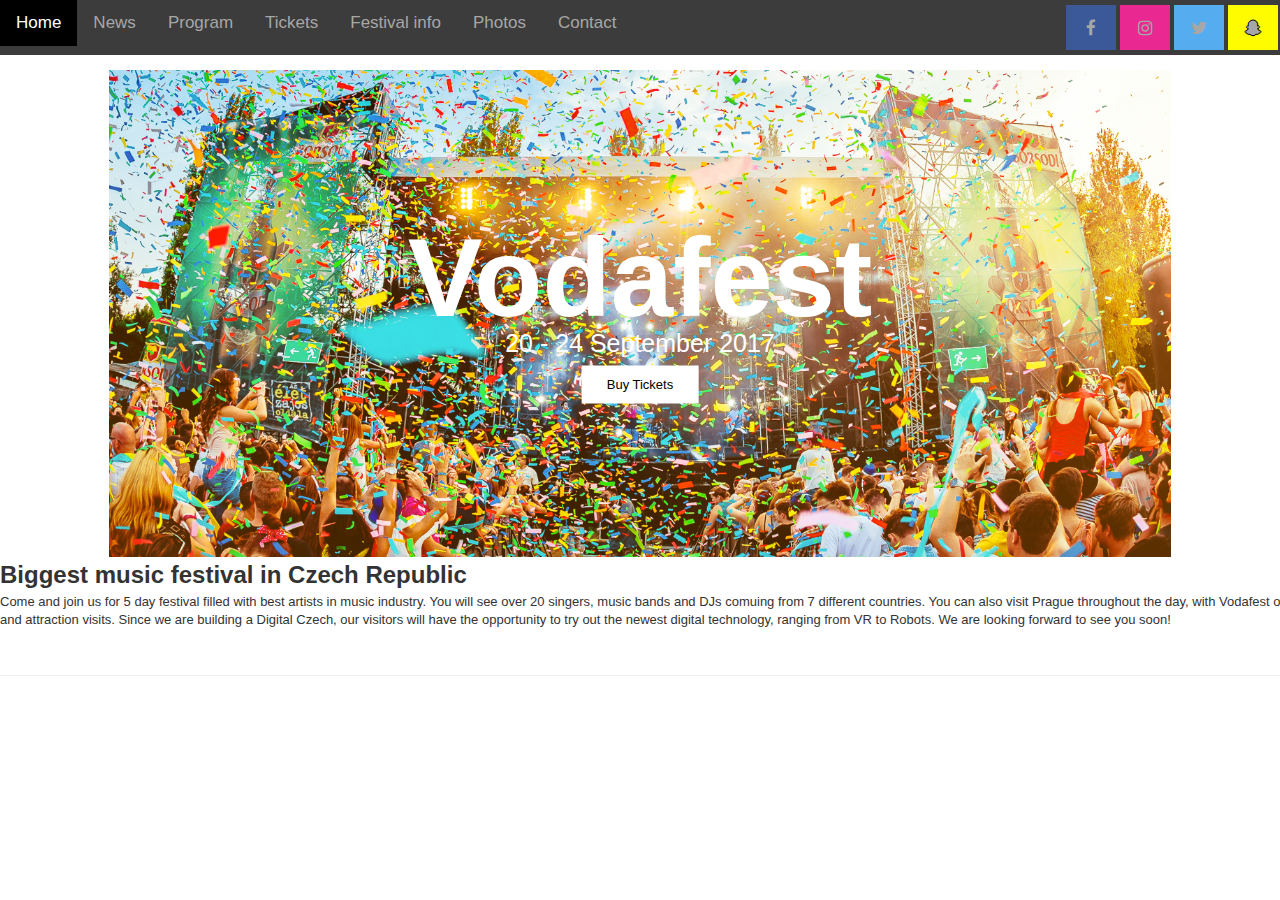
<file: index.html>
<!DOCTYPE html>
<html>
	<head>
		<title>Vodafest</title>
		<meta charset="utf-8">
		<meta http-equiv="X-UA-Compatible" content="IE=edge">
		<meta name="viewport" content="width=device-width, initial-scale=1">
		<link rel="stylesheet" type="text/css" href="css/bootstrap.min.css">
		<link rel="stylesheet" href="css/bootstrap-theme.min.css">
		<link rel="stylesheet" href="css/style.css">
		<link rel="stylesheet" href="https://cdnjs.cloudflare.com/ajax/libs/font-awesome/4.7.0/css/font-awesome.min.css">
		
	</head>
	
	<body>
		<div class="topnav">
		  <a class="active" href="index.html">Home</a>
		  <a href="news.html">News</a>
		  <a href="program.html">Program</a>
		  <a href="tickets.html">Tickets</a>
		  <a href="festivalinfo.html">Festival info</a>
		  <a href="photos.html">Photos</a>
		  <a href="contact.html">Contact</a>
		  <span style="float:right">
			  <a href="https://cs-cz.facebook.com/vodafoneCZ/" class="fa fa-facebook"></a>
			  <a href="https://www.instagram.com/vodafonecz/?hl=cs" class="fa fa-instagram"></a>
			  <a href="https://twitter.com/vodafone_cz?lang=cs" class="fa fa-twitter"></a>
			  <a href="img/snapchat.jpg" class="fa fa-snapchat-ghost"></a>
		  </span>
		</div>
		
	<div class="hero-image">
	<div class="hero-text">
		<h1 style="font-size: 112px; line-height: 105px;">Vodafest</h1>
		<p style="font-size: 25px; line-height: 27px;">20 - 24 September 2017</p>
		<a href="tickets.html"><button>Buy Tickets</button></a>
	</div>
	</div>
	<div class="blok1">
		<div class="intro blok2">
			<h2>Biggest music festival in Czech Republic</h2>
			<p>Come and join us for 5 day festival filled with best artists in music industry.
			You will see over 20 singers, music bands and DJs comuing from 7 different countries.
			You can also visit Prague throughout the day, with Vodafest organised tour and attraction visits.
			Since we are building a Digital Czech, our visitors will have the opportunity to try out the newest
			digital technology, ranging from VR to Robots. We are looking forward to see you soon!</p>
		</div>	
	</div>
	<hr>
	<div class="timer">
		<p id="demo"></p>
		<script>
			var countDownDate = new Date("Sept 20, 2017 12:00:00").getTime();

			// Update the count down every 1 second
			var x = setInterval(function() {

			// Get todays date and time
			var now = new Date().getTime();
			
			// Find the distance between now an the count down date
			var distance = countDownDate - now;
			
			// Time calculations for days, hours, minutes and seconds
			var days = Math.floor(distance / (1000 * 60 * 60 * 24));
			var hours = Math.floor((distance % (1000 * 60 * 60 * 24)) / (1000 * 60 * 60));
			var minutes = Math.floor((distance % (1000 * 60 * 60)) / (1000 * 60));
			var seconds = Math.floor((distance % (1000 * 60)) / 1000);
			
			// Output the result in an element with id="demo"
			document.getElementById("demo").innerHTML = days + "d " + hours + "h "
			+ minutes + "m " + seconds + "s ";
			
			// If the count down is over, write some text 
			if (distance < 0) {
				clearInterval(x);
				document.getElementById("demo").innerHTML = "EXPIRED";
			}
		}, 1000);
		</script>	
	</div>
	
		<script src="js/jquery-3.2.1.min.js"></script>
		<script src="js/bootstrap.min.js"></script>
		<script type='text/javascript' language='javascript' src='js/java.js'></script>	
	</body>
</html>
</file>
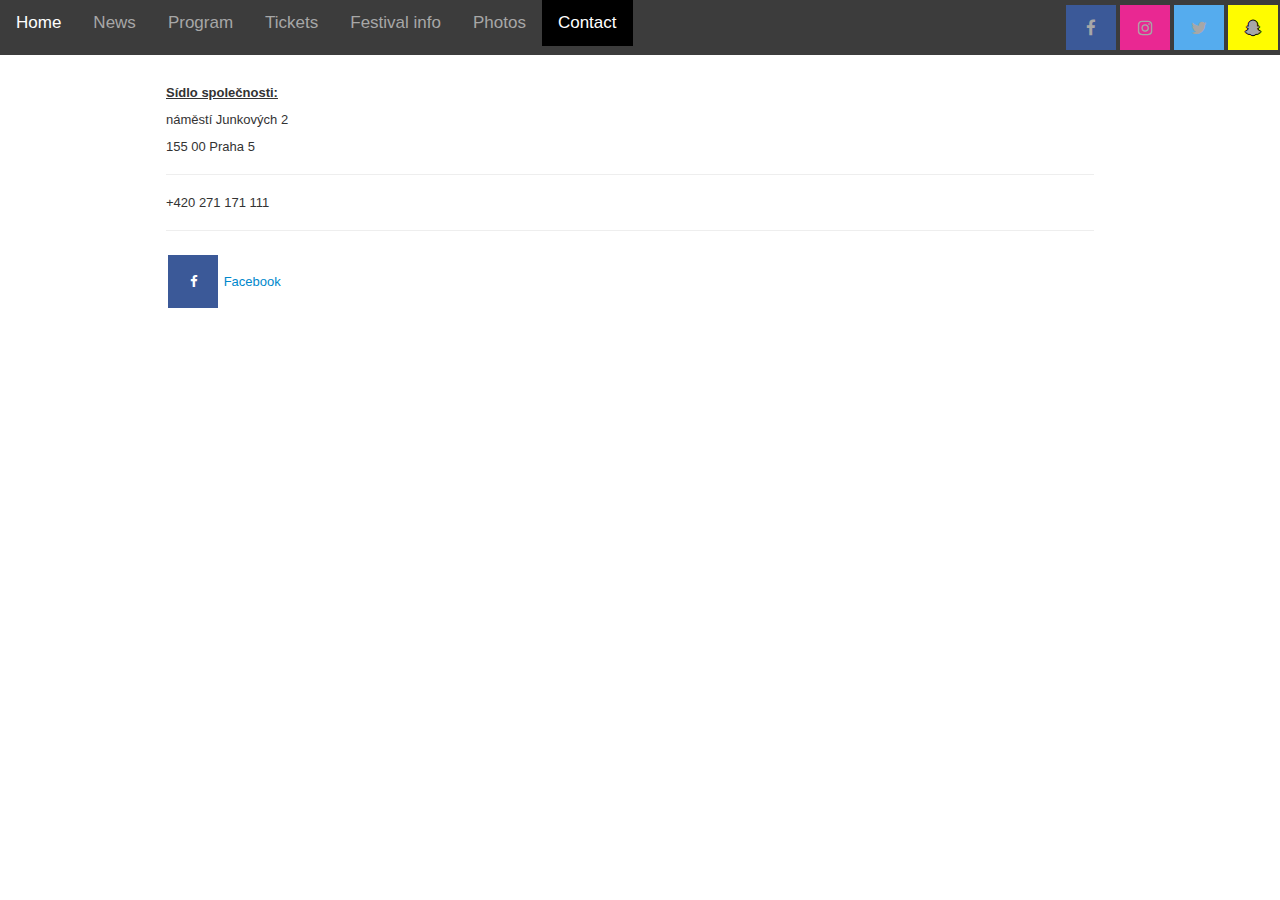
<file: contact.html>
<!DOCTYPE html>
<html>
	<head>
		<title>Vodafest - contact</title>
		<meta charset="utf-8">
		<meta http-equiv="X-UA-Compatible" content="IE=edge">
		<meta name="viewport" content="width=device-width, initial-scale=1">
		<link rel="stylesheet" type="text/css" href="css/bootstrap.min.css">
		<link rel="stylesheet" href="css/bootstrap-theme.min.css">
		<link rel="stylesheet" href="css/style.css">
		<link rel="stylesheet" href="https://cdnjs.cloudflare.com/ajax/libs/font-awesome/4.7.0/css/font-awesome.min.css">
	</head>
	
	<body>
		<div class="topnav">
		  <a href="index.html">Home</a>
		  <a href="news.html">News</a>
		  <a href="program.html">Program</a>
		  <a href="tickets.html">Tickets</a>
		  <a href="festivalinfo.html">Festival info</a>
		  <a href="photos.html">Photos</a>
		  <a class="active" href="contact.html">Contact</a>
			<span style="float:right">
			  <a href="https://cs-cz.facebook.com/vodafoneCZ/" class="fa fa-facebook"></a>
			  <a href="https://www.instagram.com/vodafonecz/?hl=cs" class="fa fa-instagram"></a>
			  <a href="https://twitter.com/vodafone_cz?lang=cs" class="fa fa-twitter"></a>
			  <a href="img/snapchat.jpg" class="fa fa-snapchat-ghost"></a>
		  </span>
		</div>
		<div class="container" style="margin-top: 75px; background-color:white;">		
			<div class="row">
				<div class="col-md-4"> 
					<p></p>
					<b><p style="text-decoration:underline;">Sídlo společnosti:</p></b>
					<p>náměstí Junkových 2</p>
					<p>155 00 Praha 5</p>
					<hr>
					<p>+420 271 171 111</p>
					<hr>
					<p>			  <a href="https://cs-cz.facebook.com/vodafoneCZ/" class="fa fa-facebook"></a>     <a href="https://cs-cz.facebook.com/vodafoneCZ/">Facebook</a></p>
				</div>
				<div class="col-md-8"> 
					<div id="googleMap" style="width:100%;height:400px;">
						<iframe src="https://www.google.com/maps/embed?pb=!1m18!1m12!1m3!1d14467.491005466123!2d14.51648052687336!3d50.13279223063172!2m3!1f0!2f0!3f0!3m2!1i1024!2i768!4f13.1!3m3!1m2!1s0x470becf00ea9a031%3A0x9d8a104e7fbd2172!2zTGV0acWhdMSbIFByYWhhIExldMWIYW55!5e0!3m2!1scs!2scz!4v1504086642113" width="600" height="450" frameborder="0" style="border:0" allowfullscreen></iframe>
					</div>
				</div>
			</div>
		</div>

		
		

		  
		<script src="js/jquery-3.2.1.min.js"></script>
		<script src="js/bootstrap.min.js"></script>
		<script type='text/javascript' language='javascript' src='js/java.js'></script>	

		<div class="footer">

	</div>
	</body>
</html>
</file>
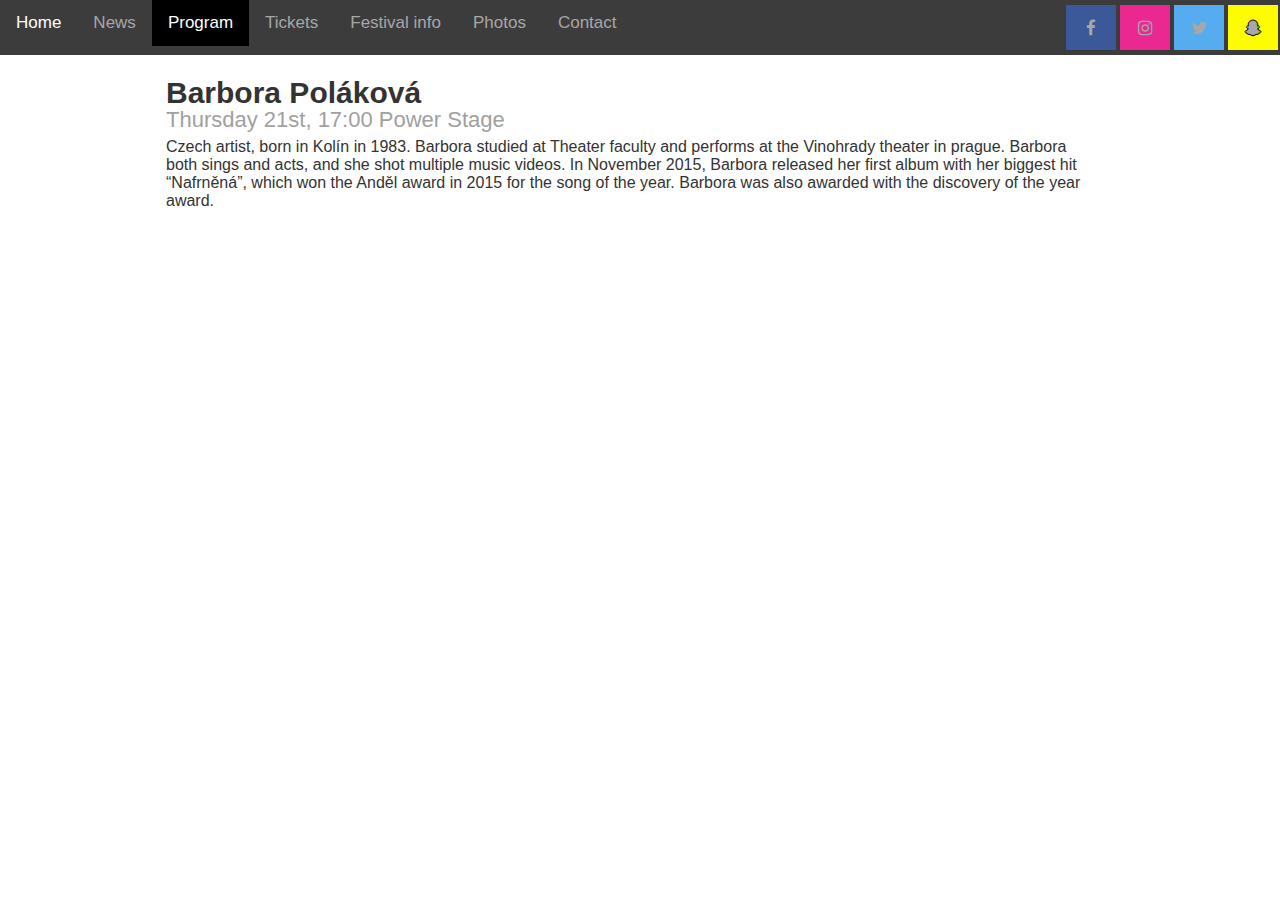
<file: ed.html>
<!DOCTYPE html>
<html>
	<head>
		<title>Vodafest - Barbora Poláková</title>
		<meta charset="utf-8">
		<meta http-equiv="X-UA-Compatible" content="IE=edge">
		<meta name="viewport" content="width=device-width, initial-scale=1">
		<link rel="stylesheet" type="text/css" href="css/bootstrap.min.css">
		<link rel="stylesheet" href="css/bootstrap-theme.min.css">
		<link rel="stylesheet" href="css/style.css">
		<link rel="stylesheet" href="https://cdnjs.cloudflare.com/ajax/libs/font-awesome/4.7.0/css/font-awesome.min.css">
	</head>
	
	<body>
		<div class="topnav">
		  <a href="index.html">Home</a>
		  <a href="#news">News</a>
		  <a class="active" href="program.html">Program</a>
		  <a href="tickets.html">Tickets</a>
		  <a href="#festivalinfo">Festival info</a>
		  <a href="photos.html">Photos</a>
		  <a href="contact.html">Contact</a>
			<span style="float:right">
			  <a href="https://cs-cz.facebook.com/vodafoneCZ/" class="fa fa-facebook"></a>
			  <a href="https://www.instagram.com/vodafonecz/?hl=cs" class="fa fa-instagram"></a>
			  <a href="https://twitter.com/vodafone_cz?lang=cs" class="fa fa-twitter"></a>
			  <a href="img/snapchat.jpg" class="fa fa-snapchat-ghost"></a>
		  </span>
		
		</div>
		
		<div class="container" style="margin-top: 75px;" >		
			<div class="row">
				<div class="col-md-4">
					<h1 style="font-size:30px; font-style: bold">Barbora Poláková </h1>
					<p style="font-size:22px; color:#a0a0a0">Thursday 21st, 17:00 Power Stage</p>
					<p style="font-size:16px">Czech artist, born in Kolín in 1983. Barbora studied at Theater faculty and performs at the Vinohrady theater in prague. Barbora both sings and acts, and she shot multiple music videos. In November 2015, Barbora released her first album with her biggest hit “Nafrněná”, which won the Anděl award in 2015 for the song of the year. Barbora was also awarded with the discovery of the year award.</p>
				</div>
				<div class="col-md-8"> 
					<iframe width="854" height="480" src="https://www.youtube.com/embed/o7auqhgjgig" frameborder="0" allowfullscreen></iframe>
				</div>
			</div>
		</div>

		<script src="js/jquery-3.2.1.min.js"></script>
		<script src="js/bootstrap.min.js"></script>
	</body>
</html>
</file>
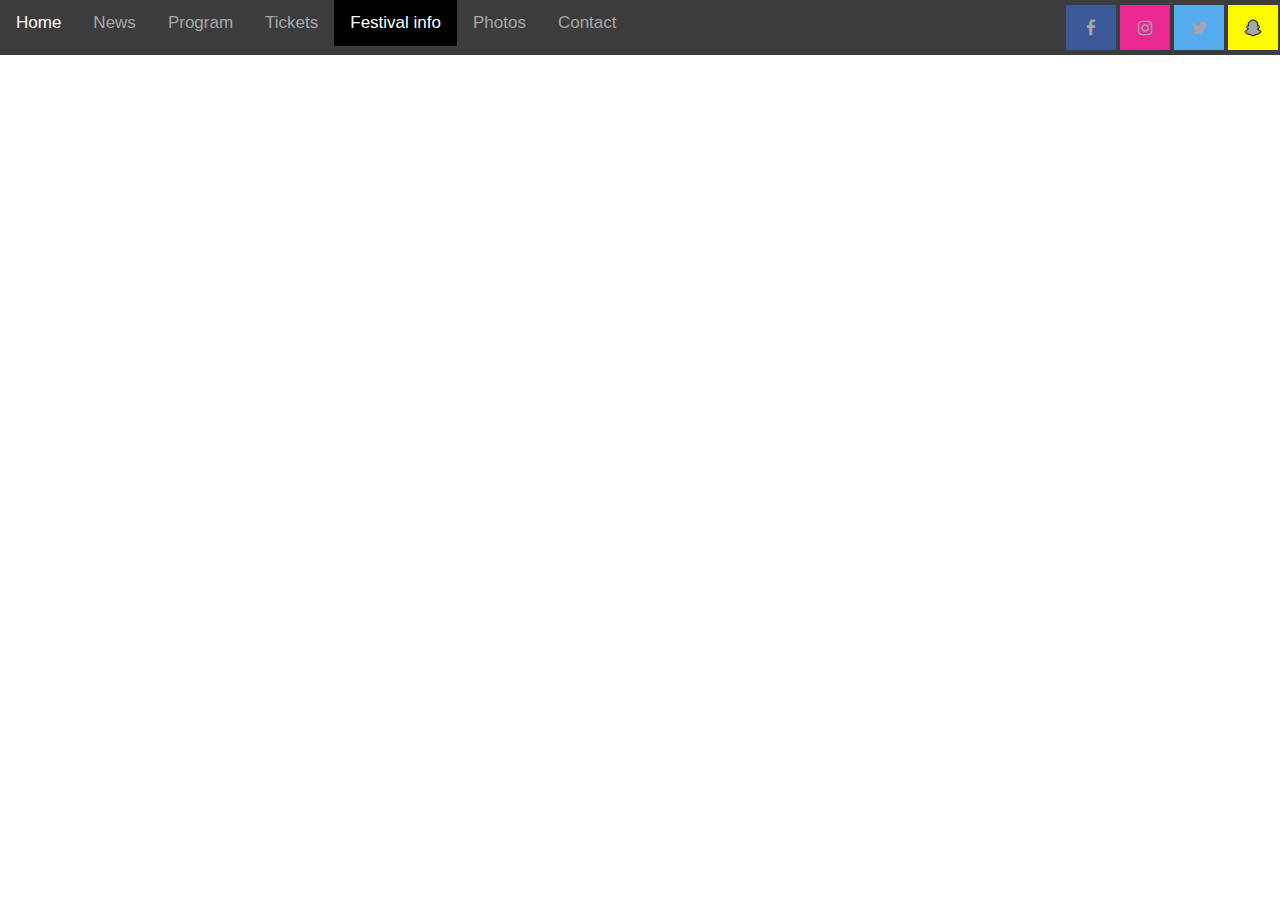
<file: festivalinfo.html>
<!DOCTYPE html>
<html>
	<head>
		<title>Vodafest - Festival Info</title>
		<meta charset="utf-8">
		<meta http-equiv="X-UA-Compatible" content="IE=edge">
		<meta name="viewport" content="width=device-width, initial-scale=1">
		<link rel="stylesheet" type="text/css" href="css/bootstrap.min.css">
		<link rel="stylesheet" href="css/bootstrap-theme.min.css">
		<link rel="stylesheet" href="css/style.css">
		<link rel="stylesheet" href="https://cdnjs.cloudflare.com/ajax/libs/font-awesome/4.7.0/css/font-awesome.min.css">
	</head>
	
	<body>
		<div class="topnav">
		  <a href="index.html">Home</a>
		  <a href="news.html">News</a>
		  <a href="program.html">Program</a>
		  <a href="tickets.html">Tickets</a>
		  <a class="active" href="festivalinfo.html">Festival info</a>
		  <a href="photos.html">Photos</a>
		  <a href="contact.html">Contact</a>
			<span style="float:right">
			  <a href="https://cs-cz.facebook.com/vodafoneCZ/" class="fa fa-facebook"></a>
			  <a href="https://www.instagram.com/vodafonecz/?hl=cs" class="fa fa-instagram"></a>
			  <a href="https://twitter.com/vodafone_cz?lang=cs" class="fa fa-twitter"></a>
			  <a href="img/snapchat.jpg" class="fa fa-snapchat-ghost"></a>
		  </span>
		
		</div>
		
		

		<script src="js/jquery-3.2.1.min.js"></script>
		<script src="js/bootstrap.min.js"></script>
	</body>
</html>
</file>
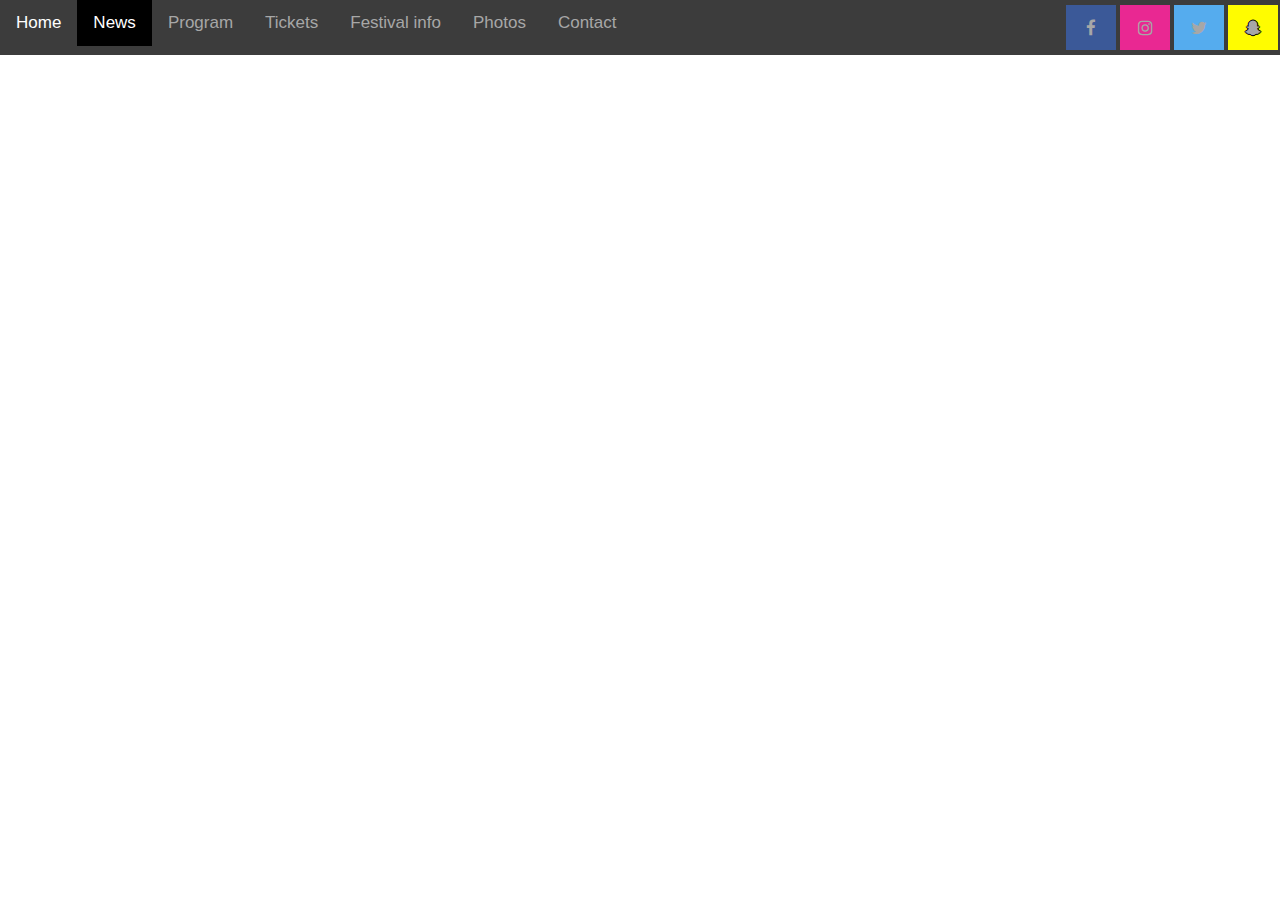
<file: news.html>
<!DOCTYPE html>
<html>
	<head>
		<title>Vodafest - News</title>
		<meta charset="utf-8">
		<meta http-equiv="X-UA-Compatible" content="IE=edge">
		<meta name="viewport" content="width=device-width, initial-scale=1">
		<link rel="stylesheet" type="text/css" href="css/bootstrap.min.css">
		<link rel="stylesheet" href="css/bootstrap-theme.min.css">
		<link rel="stylesheet" href="css/style.css">
		<link rel="stylesheet" href="https://cdnjs.cloudflare.com/ajax/libs/font-awesome/4.7.0/css/font-awesome.min.css">
	</head>
	
	<body>
		<div class="topnav">
		  <a href="index.html">Home</a>
		  <a class="active" href="news.html">News</a>
		  <a href="program.html">Program</a>
		  <a href="tickets.html">Tickets</a>
		  <a href="festivalinfo.html">Festival info</a>
		  <a href="photos.html">Photos</a>
		  <a href="contact.html">Contact</a>
			<span style="float:right">
			  <a href="https://cs-cz.facebook.com/vodafoneCZ/" class="fa fa-facebook"></a>
			  <a href="https://www.instagram.com/vodafonecz/?hl=cs" class="fa fa-instagram"></a>
			  <a href="https://twitter.com/vodafone_cz?lang=cs" class="fa fa-twitter"></a>
			  <a href="img/snapchat.jpg" class="fa fa-snapchat-ghost"></a>
		  </span>
		
		</div>
		
		

		<script src="js/jquery-3.2.1.min.js"></script>
		<script src="js/bootstrap.min.js"></script>
	</body>
</html>
</file>
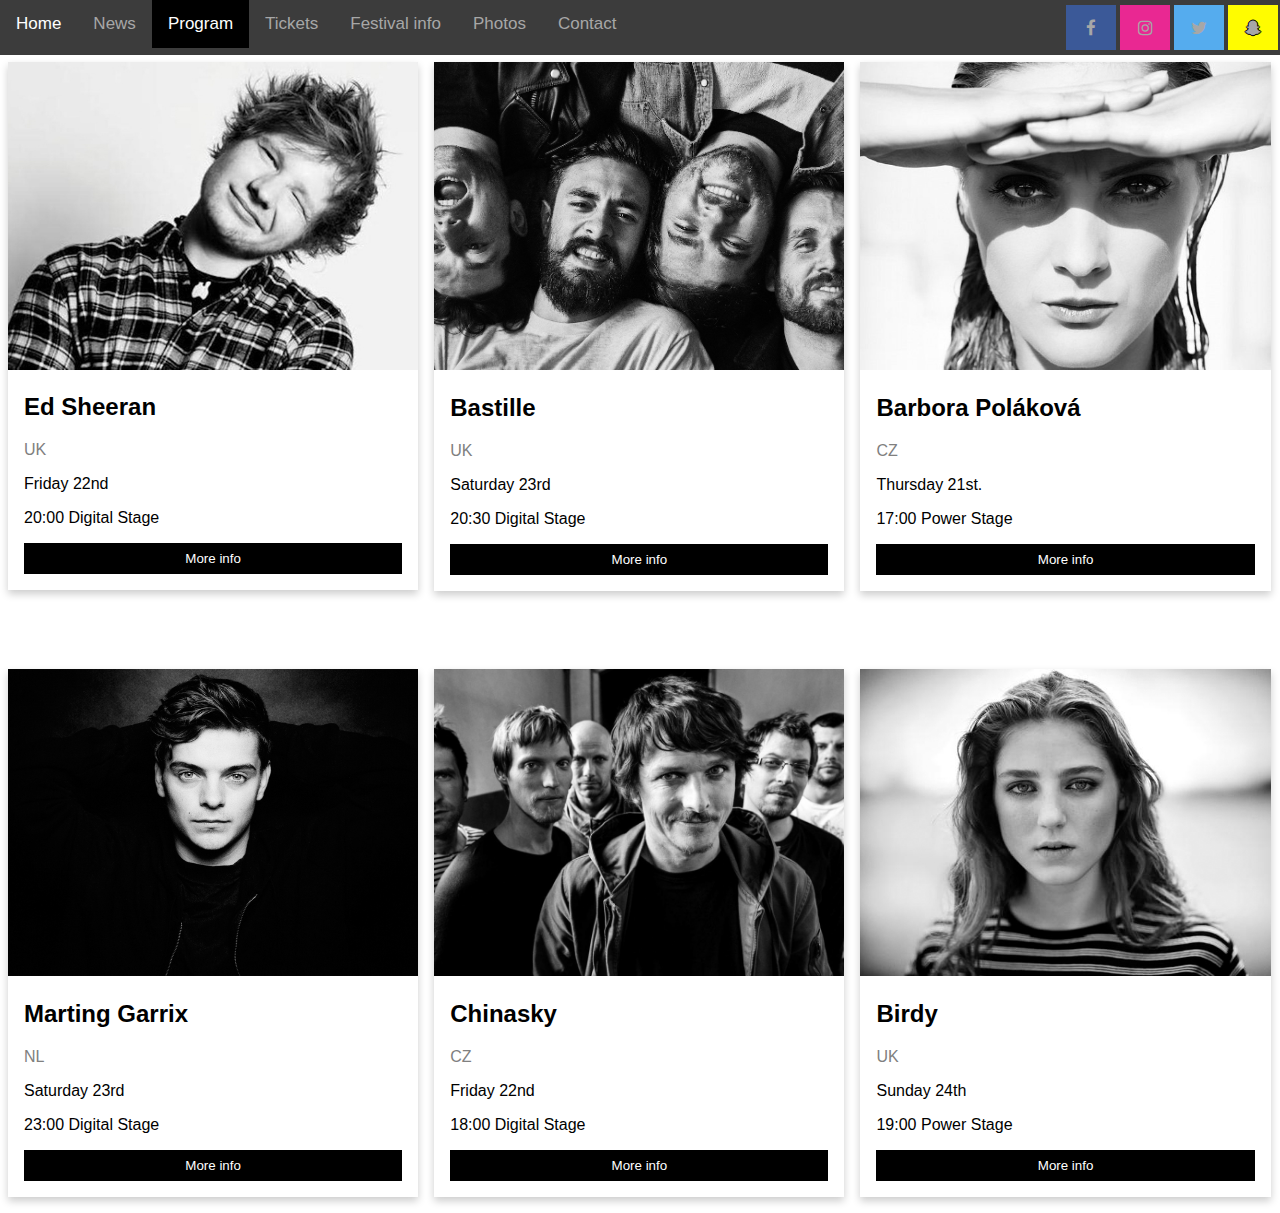
<file: program.html>
<!DOCTYPE html>
<html>
	<head>
		<title>Vodafest - program</title>
		<link rel="stylesheet" href="css/style.css">
		<link rel="stylesheet" href="https://cdnjs.cloudflare.com/ajax/libs/font-awesome/4.7.0/css/font-awesome.min.css">
	</head>
	
	<body>
		 <div class="topnav">
		  <a href="index.html">Home</a>
		  <a href="news.html">News</a>
		  <a class="active" href="program.html">Program</a>
		  <a href="tickets.html">Tickets</a>
		  <a href="festivalinfo.html">Festival info</a>
		  <a href="photos.html">Photos</a>
		  <a href="contact.html">Contact</a>
			<span style="float:right">
			  <a href="https://cs-cz.facebook.com/vodafoneCZ/" class="fa fa-facebook"></a>
			  <a href="https://www.instagram.com/vodafonecz/?hl=cs" class="fa fa-instagram"></a>
			  <a href="https://twitter.com/vodafone_cz?lang=cs" class="fa fa-twitter"></a>
			  <a href="img/snapchat.jpg" class="fa fa-snapchat-ghost"></a>
		  </span>
		</div>
		<div style="height: 62px;"></div>
		<div class="row">
		  <div class="column">
			<div class="card">
			  <img src="img/ed.jpg" alt="Ed Sheeran" style="width:100%">
			  <div class="container">
				<h2>Ed Sheeran</h2>
				<p class="title">UK</p>
				<p>Friday 22nd</p>
				<p>20:00 Digital Stage</p>
				<p><button class="button">More info</button></p>
			  </div>
			</div>
		  </div>

		  <div class="column">
			<div class="card">
			  <img src="img/bas.jpg" alt="Bastille" style="width:100%">
			  <div class="container">
				<h2>Bastille</h2>
				<p class="title">UK</p>
				<p>Saturday 23rd</p>
				<p>20:30 Digital Stage</p>
				<p><button class="button">More info</button></p>
			  </div>
			</div>
		  </div>

		  <div class="column">
			<div class="card">
			  <img src="img/ba.jpg" alt="Barbora Poláková" style="width:100%">
			  <div class="container">
				<h2>Barbora Poláková</h2>
				<p class="title">CZ</p>
				<p>Thursday 21st.</p>
				<p>17:00 Power Stage</p>
				<p><a href="ed.html"><button class="button">More info</button></a></p>
			  </div>
			</div>
		  </div>
		</div>

		<div style="height: 62px;"></div>
		<div class="row">
		  <div class="column">
			<div class="card">
			  <img src="img/ma.jpg" alt="Martin Garrix" style="width:100%">
			  <div class="container">
				<h2>Marting Garrix</h2>
				<p class="title">NL</p>
				<p>Saturday 23rd</p>
				<p>23:00 Digital Stage</p>
				<p><button class="button">More info</button></p>
			  </div>
			</div>
		  </div>

		  <div class="column">
			<div class="card">
			  <img src="img/chin.jpg" alt="Chinasky" style="width:100%">
			  <div class="container">
				<h2>Chinasky</h2>
				<p class="title">CZ</p>
				<p>Friday 22nd</p>
				<p>18:00 Digital Stage</p>
				<p><button class="button">More info</button></p>
			  </div>
			</div>
		  </div>

		  <div class="column">
			<div class="card">
			  <img src="img/bi.jpg" alt="Birdy" style="width:100%">
			  <div class="container">
				<h2>Birdy</h2>
				<p class="title">UK</p>
				<p>Sunday 24th</p>
				<p>19:00 Power Stage</p>
				<p><button class="button">More info</button></p>
			  </div>
			</div>
		  </div>
		</div>
</html>
</file>
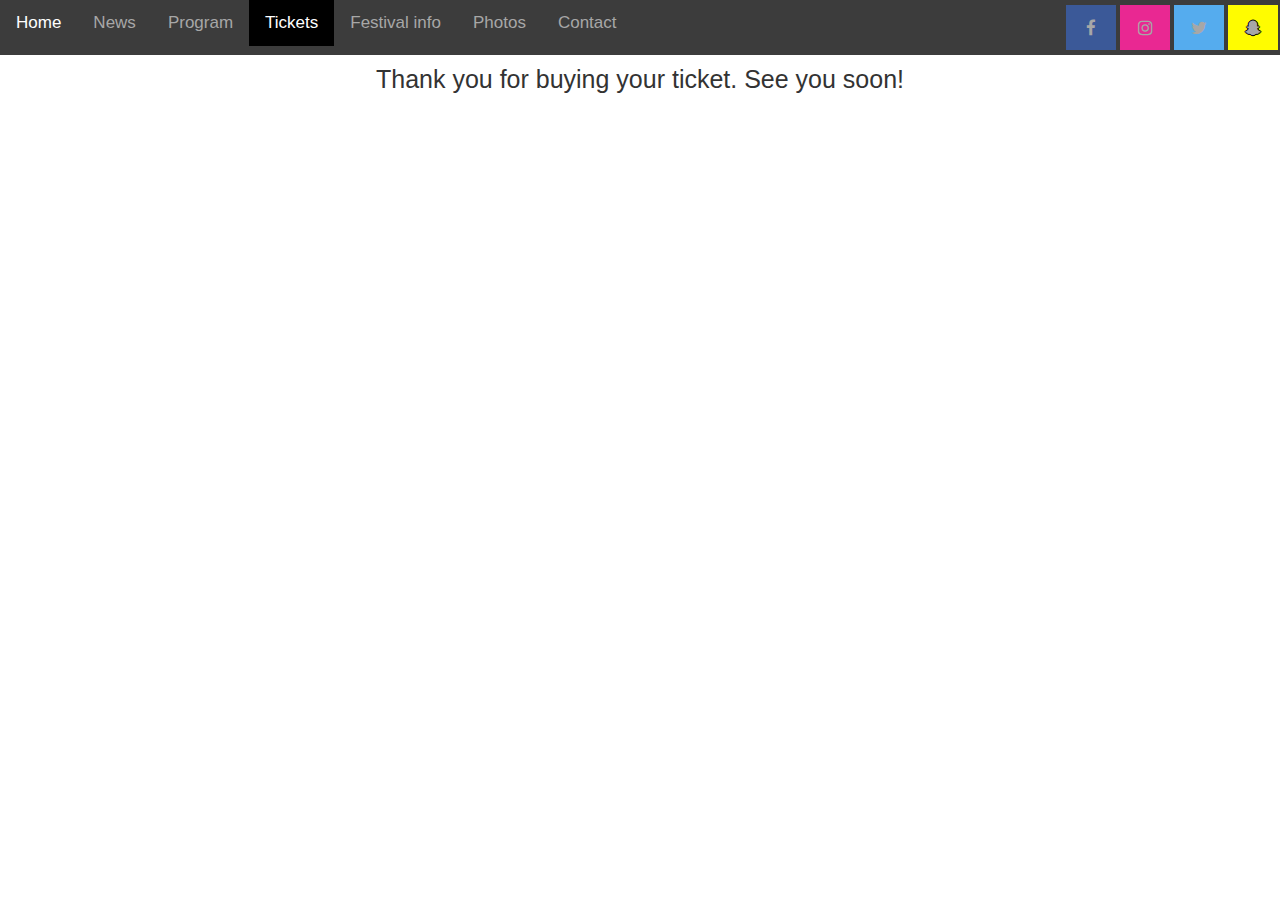
<file: thanks.html>
<!DOCTYPE html>
<html>
	<head>
		<title>Vodafest</title>
		<meta charset="utf-8">
		<meta http-equiv="X-UA-Compatible" content="IE=edge">
		<meta name="viewport" content="width=device-width, initial-scale=1">
		<link rel="stylesheet" type="text/css" href="css/bootstrap.min.css">
		<link rel="stylesheet" href="css/bootstrap-theme.min.css">
		<link rel="stylesheet" href="css/style.css">
		<link rel="stylesheet" href="https://cdnjs.cloudflare.com/ajax/libs/font-awesome/4.7.0/css/font-awesome.min.css">
		
	</head>
	
	<body>
		<div class="topnav">
		  <a href="index.html">Home</a>
		  <a href="news.html">News</a>
		  <a href="program.html">Program</a>
		  <a class="active" href="tickets.html">Tickets</a>
		  <a href="festivalinfo.html">Festival info</a>
		  <a href="photos.html">Photos</a>
		  <a href="contact.html">Contact</a>
		  <span style="float:right">
			  <a href="https://cs-cz.facebook.com/vodafoneCZ/" class="fa fa-facebook"></a>
			  <a href="https://www.instagram.com/vodafonecz/?hl=cs" class="fa fa-instagram"></a>
			  <a href="https://twitter.com/vodafone_cz?lang=cs" class="fa fa-twitter"></a>
			  <a href="img/snapchat.jpg" class="fa fa-snapchat-ghost"></a>
		  </span>
		</div>
		
		<div style="margin-top: 70px;">
			<p style="text-align: center; font-size: 25px;"> Thank you for buying your ticket. See you soon!</p>		
		</div>
		
		<script src="js/jquery-3.2.1.min.js"></script>
		<script src="js/bootstrap.min.js"></script>
		<script type='text/javascript' language='javascript' src='js/java.js'></script>	
	</body>
</html>
</file>
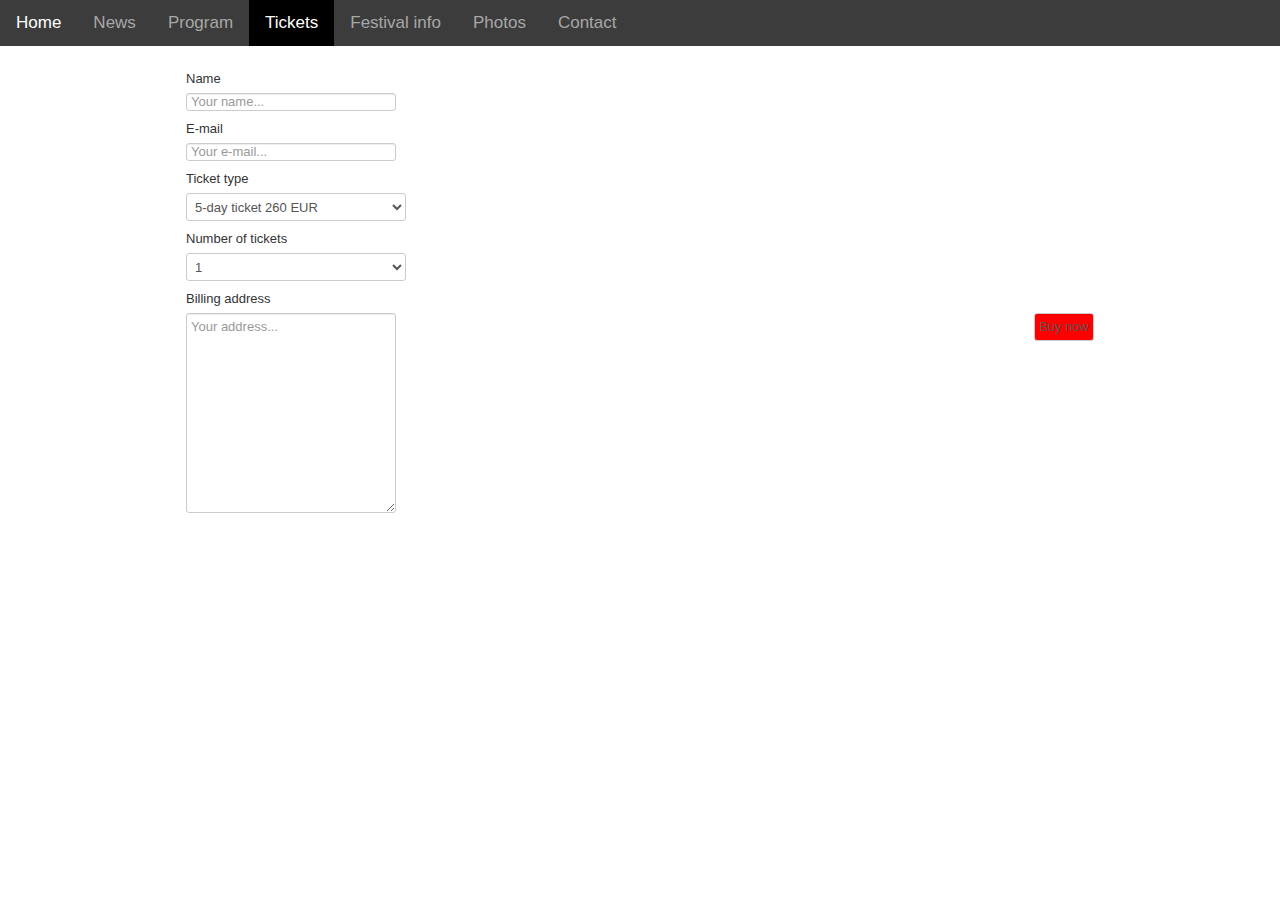
<file: tickets.html>
<!DOCTYPE html>
<html>
	<head>
		<title>Vodafest - tickets</title>
		<meta charset="utf-8">
		<meta http-equiv="X-UA-Compatible" content="IE=edge">
		<meta name="viewport" content="width=device-width, initial-scale=1">
		<link rel="stylesheet" type="text/css" href="css/bootstrap.min.css">
		<link rel="stylesheet" href="css/bootstrap-theme.min.css">
		<link rel="stylesheet" href="css/style.css">
	</head>
	
	<body>
		<div class="topnav">
		  <a href="index.html">Home</a>
		  <a href="news.html">News</a>
		  <a href="program.html">Program</a>
		  <a class="active" href="tickets.html">Tickets</a>
		  <a href="festivalinfo.html">Festival info</a>
		  <a href="photos.html">Photos</a>
		  <a href="contact.html">Contact</a>
		
		</div>
		
		<div class="container" style="margin-top: 70px;">
  <form action="tickets2.html">

    <label for="fname">Name</label>
    <input type="text" id="fname" name="firstname" placeholder="Your name...">

    <label for="lname">E-mail</label>
    <input type="text" id="lname" name="lastname" placeholder="Your e-mail...">

    <label for="country">Ticket type</label>
    <select id="country" name="country">
      <option value="australia">5-day ticket						260 EUR</option>
      <option value="canada">VIP 5-day ticket						410 EUR</option>
      <option value="usa">1-day ticket 20th Sept					65 EUR</option>
      <option value="usa">1-day ticket 21th Sept					65 EUR</option>
      <option value="usa">1-day ticket 22th Sept					65 EUR</option>
      <option value="usa">1-day ticket 23th Sept					65 EUR</option>
      <option value="usa">1-day ticket 24th Sept					65 EUR</option>
      <option value="usa">1-day ticket 25th Sept					65 EUR</option>
      <option value="usa">Camping ticket							15 EUR</option>
	  </select>

	  <label for="country">Number of tickets</label>
    <select id="country" name="country">
      <option value="australia">1</option>
      <option value="canada">2</option>
      <option value="usa">3</option>
      <option value="usa">4</option>
      <option value="usa">5</option>
      <option value="usa">6</option>
      <option value="usa">7</option>
      <option value="usa">8</option>
	  </select>

    <label for="subject">Billing address</label>
    <textarea id="subject" name="subject" placeholder="Your address..." style="height:200px"></textarea>

    
		<input style="float: right; background-color:red;"type="submit" value="Buy now">
	

  </form>
</div>
		<script src="js/jquery-3.2.1.min.js"></script>
		<script src="js/bootstrap.min.js"></script>
		<script type='text/javascript' language='javascript' src='js/java.js'></script>	
	<div class="footer">

	</div>
	</body>
</html>
</file>
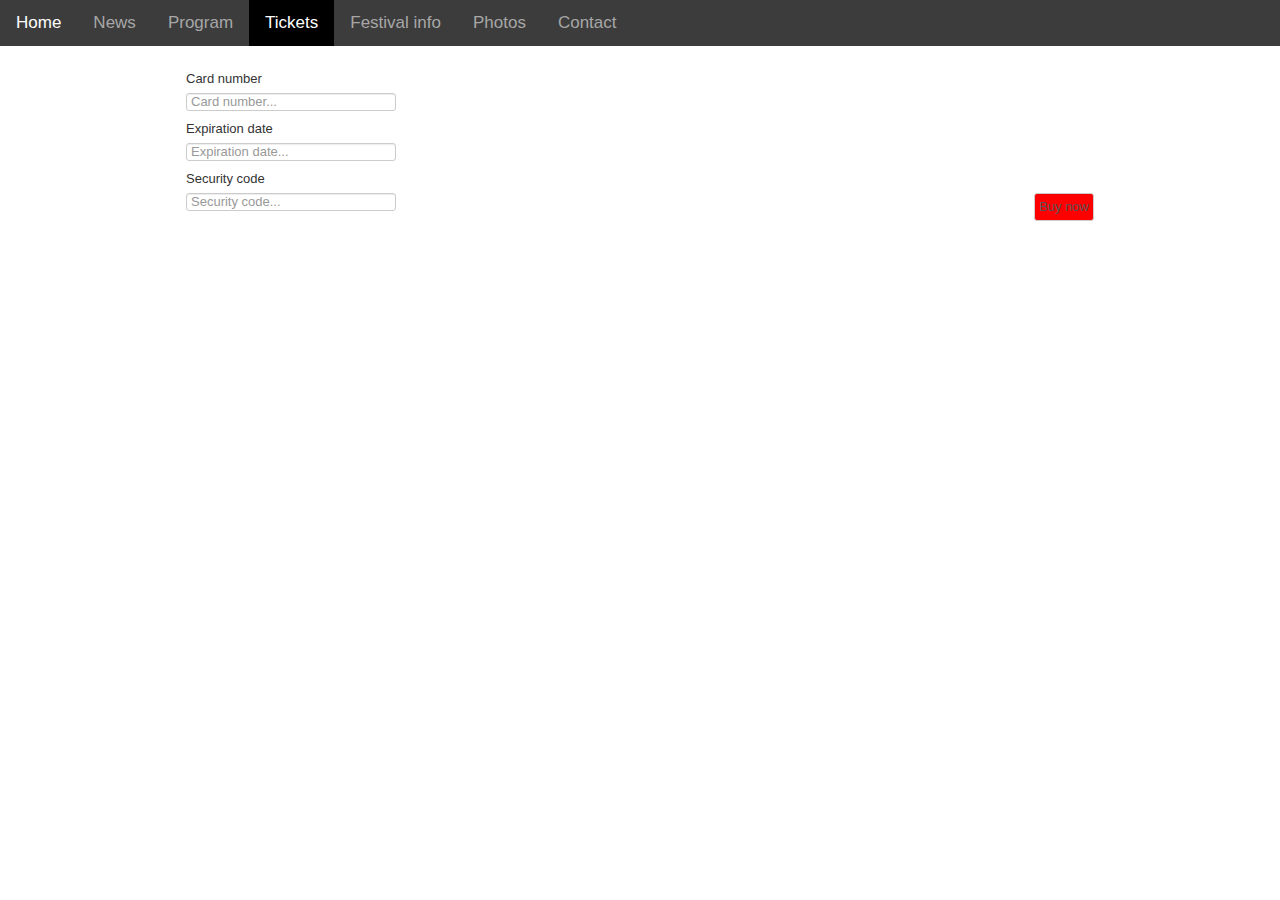
<file: tickets2.html>
<!DOCTYPE html>
<html>
	<head>
		<title>Vodafest - tickets</title>
		<meta charset="utf-8">
		<meta http-equiv="X-UA-Compatible" content="IE=edge">
		<meta name="viewport" content="width=device-width, initial-scale=1">
		<link rel="stylesheet" type="text/css" href="css/bootstrap.min.css">
		<link rel="stylesheet" href="css/bootstrap-theme.min.css">
		<link rel="stylesheet" href="css/style.css">
	</head>
	
	<body>
		<div class="topnav">
		  <a href="index.html">Home</a>
		  <a href="#news">News</a>
		  <a href="program.html">Program</a>
		  <a class="active" href="tickets.html">Tickets</a>
		  <a href="#festivalinfo">Festival info</a>
		  <a href="photos.html">Photos</a>
		  <a href="contact.html">Contact</a>
		
		</div>
		
		<div class="container" style="margin-top: 70px;">
  <form action="/action_page.php">

    <label for="fname">Card number</label>
    <input type="text" id="fname" name="firstname" placeholder="Card number...">

    <label for="lname">Expiration date</label>
    <input type="text" id="lname" name="lastname" placeholder="Expiration date...">

    <label for="lname">Security code</label>
    <input type="text" id="lname" name="lastname" placeholder="Security code...">

    <a href="thanks.html"><input style="float: right; background-color:red;"type="submit" value="Buy now"></a>

  </form>
</div>
		<script src="js/jquery-3.2.1.min.js"></script>
		<script src="js/bootstrap.min.js"></script>
		<script type='text/javascript' language='javascript' src='js/java.js'></script>	
	<div class="footer">

	</div>
	</body>
</html>
</file>
<file: css/style.css>
html {
	font-family: Helvetica;
	text-align: center-left;
	width: 100%;
	margin: 0;
}
body{
	margin: 0;
}
.main {
  padding: 20px;
  margin-top: 30px;
  height: 1500px; 
}
.hero-image {
  background-image: url("../img/voda.jpg");
  height: 487px;
  background-position: center;
  background-repeat: no-repeat;
  background-size: cover;
  position: relative;
  width: 83%;
  left: 8.5%;
  margin-top: 70px;
}

.hero-text {
  text-align: center;
  position: absolute;
  top: 50%;
  left: 50%;
  transform: translate(-50%, -50%);
  color: white;
}

.hero-text button {
  border: none;
  outline: 0;
  display: inline-block;
  padding: 10px 25px;
  color: black;
  background-color: white;
  text-align: center;
  cursor: pointer;
}

.hero-text button:hover {
  background-color: #555;
  color: white;
}
img{
	max-width: 350%;
	height: 60%;
}

.topnav {
  overflow: hidden;
  background-color: #3c3c3c;
  position:fixed;
  top: 0;
  width: 100%;
  z-index:9999;
}

.topnav a {
  float: left;
  display: block;
  color: #a7a7a7;
  text-align: center;
  padding: 14px 16px;
  text-decoration: none;
  font-size: 17px;
}

.topnav a:hover {
  background-color: 6F6E6E;
  color: white;
}

.topnav a.active {
    background-color: #000000;
    color: white;
}
* {box-sizing:border-box}


.slideshow-container {
  max-width: 1000px;
  margin-left: 100px;
  margin: auto;
  margin-top: 49px;
  margin-right: -505px;
  width: 116%;
  
}

.mySlides {
    display: none;
}


.prev, .next {
  cursor: pointer;
  position: absolute;
  top: 50%;
  width: auto;
  margin-top: -180px;
  padding: 16px;
  color: white;
  font-weight: bold;
  font-size: 18px;
  transition: 0.6s ease;
  border-radius: 0 3px 3px 0;
}


.next {
  right: 0;
  border-radius: 3px 0 0 3px;
  margin-right: 383px;
}


.prev:hover, .next:hover {
  background-color: rgba(0,0,0,0.8);
}


.moje-text {
  color: #f2f2f2;
  font-size: 15px;
  padding: 8px 12px;
  position: absolute;
  bottom: 8px;
  width: 100%;
  text-align: center;
}


.numbertext {
  color: #f2f2f2;
  font-size: 12px;
  padding: 8px 12px;
  position: absolute;
  top: 0;
}


.dot {
  cursor:pointer;
  height: 13px;
  width: 13px;
  margin: 0 2px;
  background-color: #bbb;
  border-radius: 50%;
  display: inline-block;
  transition: background-color 0.6s ease;
  
}

.active, .dot:hover {
  background-color: #717171;
}

/* Three columns side by side */
.column {
    float: left;
    width: 33.3%;
    margin-bottom: 16px;
    padding: 0 8px;
}

/* Display the columns below each other instead of side by side on small screens */
@media (max-width: 650px) {
    .column {
        width: 100%;
        display: block;
    }
}

/* Add some shadows to create a card effect */
.card {
    box-shadow: 0 4px 8px 0 rgba(0, 0, 0, 0.2);
}

/* Some left and right padding inside the container */
.container {
    padding: 0 16px;
}

/* Clear floats */
.container::after, .row::after {
    content: "";
    clear: both;
    display: table;
}

.title {
    color: grey;
}

.button {
    border: none;
    outline: 0;
    display: inline-block;
    padding: 8px;
    color: white;
    background-color: #000;
    text-align: center;
    cursor: pointer;
    width: 100%;
}

.button:hover {
    background-color: #555;
}
.row > .column {
  padding: 0 8px;
}

.row:after {
  content: "";
  display: table;
  clear: both;
}

/* The Modal (background) */
.modal {
  display: none;
  position: fixed;
  z-index: 1;
  padding-top: 100px;
  left: 0;
  top: 0;
  width: 100%;
  height: 100%;
  overflow: auto;
  background-color: black;
}

/* Modal Content */
.modal-content {
  position: relative;
  background-color: #fefefe;
  margin: auto;
  padding: 0;
  width: 90%;
  max-width: 1200px;
}

/* The Close Button */
.close {
  color: white;
  position: absolute;
  top: 10px;
  right: 25px;
  font-size: 35px;
  font-weight: bold;
}

.close:hover,
.close:focus {
  color: #999;
  text-decoration: none;
  cursor: pointer;
}

.mySlides {
  display: none;
}

/* Next & previous buttons */
.prev,
.next {
  cursor: pointer;
  position: absolute;
  top: 50%;
  width: auto;
  padding: 16px;
  margin-top: -50px;
  color: white;
  font-weight: bold;
  font-size: 20px;
  transition: 0.6s ease;
  border-radius: 0 3px 3px 0;
  user-select: none;
  -webkit-user-select: none;
}

/* Position the "next button" to the right */
.next {
  right: 0;
  border-radius: 3px 0 0 3px;
}

/* On hover, add a black background color with a little bit see-through */
.prev:hover,
.next:hover {
  background-color: rgba(0, 0, 0, 0.8);
}

/* Number text (1/3 etc) */
.numbertext {
  color: #f2f2f2;
  font-size: 12px;
  padding: 8px 12px;
  position: absolute;
  top: 0;
}

.caption-container {
  text-align: center;
  background-color: black;
  padding: 2px 16px;
  color: white;
}

img.demo {
  opacity: 0.6;
}

.active,
.demo:hover {
  opacity: 1;
}

img.hover-shadow {
  transition: 0.3s
}

.hover-shadow:hover {
  box-shadow: 0 4px 8px 0 rgba(0, 0, 0, 0.2), 0 6px 20px 0 rgba(0, 0, 0, 0.19)
}
.uvodnitext{
	padding: 0 16px;
	margin-right: auto;
	
}
.blok1 {
	width:100%;
	height:250px
	position: relative;

}
.blok2{
	width:1380px;
	height:100px;
	position:relative;
	margin:0 auto;
}

.timer{
	text-align: center;
	font-size: 80px
}

.fa {
  padding: 20px;
  font-size: 30px;
  width: 50px;
  text-align: center;
  text-decoration: none;
  margin: 5px 2px;
}

.fa:hover {
    opacity: 1.0;
}

.fa-facebook {
  background: #3B5998;
  color: white;
}

.fa-twitter {
  background: #55ACEE;
  color: white;
}
.fa-instagram {
  background: #E92892;
  color: white;
}

.fa-snapchat-ghost {
  background: #fffc00;
  color: white;
  text-shadow: -1px 0 black, 0 1px black, 1px 0 black, 0 -1px black;
}
</file>
